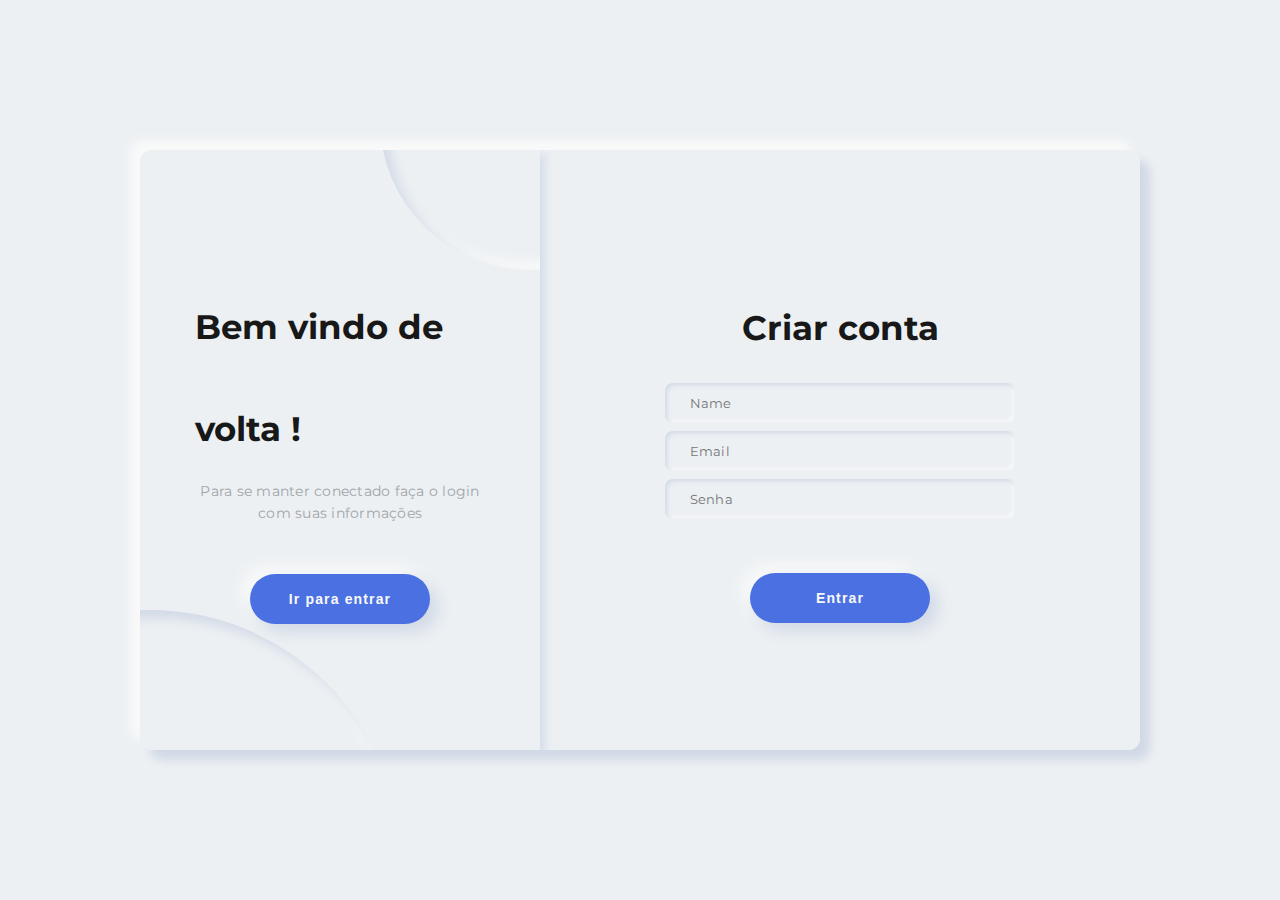
<file: index.html>
<!DOCTYPE html>
<html lang="es" dir="ltr">
  <head>          
    <meta name="viewport" content="width=device-width, user-scalable=no, initial-scale=1.0">
    <meta charset="utf-8">
    <link rel="stylesheet" type="text/css" href="style.css"><link href="https://fonts.googleapis.com/css2?family=Montserrat:wght@400;700;800&display=swap" rel="stylesheet">
  </head>
  <body>
    <div class="main">
      <div class="container a-container" id="a-container">
        <form class="form" id="a-form" method="post" action="signup.php">
          <h2 class="form_title title">Criar conta</h2>
          
          <input class="form__input" type="text" placeholder="Name" name ="usuario">
          <input class="form__input" type="text" placeholder="Email" name="email">
          <input class="form__input" type="password" placeholder="Senha" name="senha">
          <button class="form__button button switch-btn" type='submit' name ="signup">Entrar</button>
        </form>
      </div>
      <div class="container b-container" id="b-container">
        <form class="form" id="b-form" method="post" action="index.html">
          <h2 class="form_title title">Entrar no portal</h2>
          
          <input class="form__input" type="text" placeholder="Email" name = "email">
          <input class="form__input" type="password" placeholder="Senha" name = "senha"><a class="form__link">Esqueceu sua senha?</a>
          <button class="form__button button switch-btn" name = "signin">Entrar</button>
        </form>
      </div>
      <div class="switch" id="switch-cnt">
        <div class="switch__circle"></div>
        <div class="switch__circle switch__circle--t"></div>
        <div class="switch__container" id="switch-c1">
          <h2 class="switch__title title">Bem vindo de volta !</h2>
          <p class="switch__description description">Para se manter conectado faça o login com suas informações</p>
          <button class="switch__button button switch-btn">Ir para entrar</button>
        </div>
        <div class="switch__container is-hidden" id="switch-c2">
          <h2 class="switch__title title">Olá aluno !</h2>
          <p class="switch__description description">introduza seus dados para prosseguir</p>
          <button class="switch__button button switch-btn">Ir para entrar</button>
        </div>
      </div>
    </div>
  </body>
  <script  src="script.js"></script>
</html>
</file>
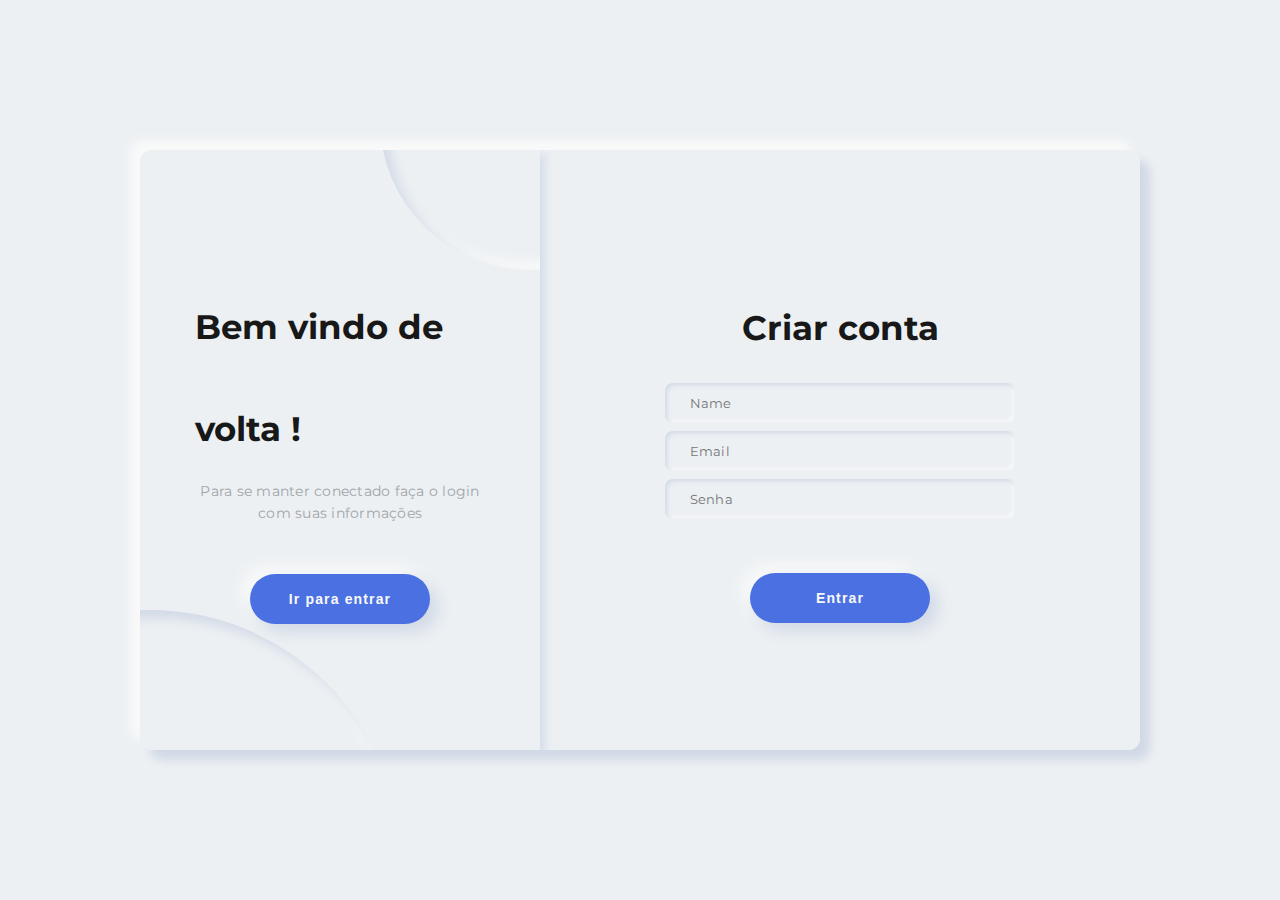
<file: SIGN UP & SIGN IN PAGE.html>
<!DOCTYPE html>
<html lang="en" >
<head>
  <meta charset="UTF-8">
  <title>Sign Up - Sign In</title>
  <link rel="stylesheet" href="SIGN UP & SIGN IN PAGE.css">
</head>
<body>
<!DOCTYPE html>
<html lang="es" dir="ltr">
  <head>          
    <meta name="viewport" content="width=device-width, user-scalable=no, initial-scale=1.0">
    <meta charset="utf-8">
    <link rel="stylesheet" type="text/css" href="SIGN UP & SIGN IN PAGE.css"><link href="https://fonts.googleapis.com/css2?family=Montserrat:wght@400;700;800&display=swap" rel="stylesheet">
  </head>
  <body>
    <div class="main">
      <div class="container a-container" id="a-container">
        <form class="form" id="a-form" method="post" action="signup.php">
          <h2 class="form_title title">Criar conta</h2>
          
          <input class="form__input" type="text" placeholder="Name" name ="usuario">
          <input class="form__input" type="text" placeholder="Email" name="email">
          <input class="form__input" type="password" placeholder="Senha" name="senha">
          <button class="form__button button switch-btn" type='submit' name ="signup">Entrar</button>
        </form>
      </div>
      <div class="container b-container" id="b-container">
        <form class="form" id="b-form" method="post" action="index.html">
          <h2 class="form_title title">Entrar no portal</h2>
          
          <input class="form__input" type="text" placeholder="Email" name = "email">
          <input class="form__input" type="password" placeholder="Senha" name = "senha"><a class="form__link">Esqueceu sua senha?</a>
          <button class="form__button button switch-btn" name = "signin">Entrar</button>
        </form>
      </div>
      <div class="switch" id="switch-cnt">
        <div class="switch__circle"></div>
        <div class="switch__circle switch__circle--t"></div>
        <div class="switch__container" id="switch-c1">
          <h2 class="switch__title title">Bem vindo de volta !</h2>
          <p class="switch__description description">Para se manter conectado faça o login com suas informações</p>
          <button class="switch__button button switch-btn">Ir para entrar</button>
        </div>
        <div class="switch__container is-hidden" id="switch-c2">
          <h2 class="switch__title title">Olá aluno !</h2>
          <p class="switch__description description">introduza seus dados para prosseguir</p>
          <button class="switch__button button switch-btn">Ir para entrar</button>
        </div>
      </div>
    </div>
  </body>
</html>
  <script  src="SIGN UP & SIGN IN PAGE.js"></script>
</body>
</html>
</file>
<file: style.css>
*, *::after, *::before {
  margin: 0;
  padding: 0;
  box-sizing: border-box;
  user-select: none;
}

body {
  width: 100%;
  height: 100vh;
  display: flex;
  justify-content: center;
  align-items: center;
  font-family: "Montserrat", sans-serif;
  font-size: 12px;
  background-color: #ecf0f3;
  color: #a0a5a8;
}

.main {
  position: relative;
  width: 1000px;
  min-width: 1000px;
  min-height: 600px;
  height: 600px;
  padding: 25px;
  background-color: #ecf0f3;
  box-shadow: 10px 10px 10px #d1d9e6, -10px -10px 10px #f9f9f9;
  border-radius: 12px;
  overflow: hidden;
}
@media (max-width: 1200px) {
  .main {
    transform: scale(0.7);
  }
}
@media (max-width: 1000px) {
  .main {
    transform: scale(0.6);
  }
}
@media (max-width: 800px) {
  .main {
    transform: scale(0.5);
  }
}
@media (max-width: 600px) {
  .main {
    transform: scale(0.4);
  }
}

.container {
  display: flex;
  justify-content: center;
  align-items: center;
  position: absolute;
  top: 0;
  width: 600px;
  height: 100%;
  padding: 25px;
  background-color: #ecf0f3;
  transition: 1.25s;
}

.form {
  display: flex;
  justify-content: center;
  align-items: center;
  flex-direction: column;
  width: 100%;
  height: 100%;
}
.form__icon {
  object-fit: contain;
  width: 30px;
  margin: 0 5px;
  opacity: 0.5;
  transition: 0.15s;
}
.form__icon:hover {
  opacity: 1;
  transition: 0.15s;
  cursor: pointer;
}
.form__input {
  width: 350px;
  height: 40px;
  margin: 4px 0;
  padding-left: 25px;
  font-size: 13px;
  letter-spacing: 0.15px;
  border: none;
  outline: none;
  font-family: "Montserrat", sans-serif;
  background-color: #ecf0f3;
  transition: 0.25s ease;
  border-radius: 8px;
  box-shadow: inset 2px 2px 4px #d1d9e6, inset -2px -2px 4px #f9f9f9;
}
.form__input:focus {
  box-shadow: inset 4px 4px 4px #d1d9e6, inset -4px -4px 4px #f9f9f9;
}
.form__span {
  margin-top: 30px;
  margin-bottom: 12px;
}
.form__link {
  color: #181818;
  font-size: 15px;
  margin-top: 25px;
  border-bottom: 1px solid #a0a5a8;
  line-height: 2;
}

.title {
  font-size: 34px;
  font-weight: 700;
  line-height: 3;
  color: #181818;
}

.description {
  font-size: 14px;
  letter-spacing: 0.25px;
  text-align: center;
  line-height: 1.6;
}

.button {
  width: 180px;
  height: 50px;
  border-radius: 25px;
  margin-top: 50px;
  font-weight: 700;
  font-size: 14px;
  letter-spacing: 1.15px;
  background-color: #4B70E2;
  color: #f9f9f9;
  box-shadow: 8px 8px 16px #d1d9e6, -8px -8px 16px #f9f9f9;
  border: none;
  outline: none;
}


.a-container {
  z-index: 100;
  left: calc(100% - 600px );
}

.b-container {
  left: calc(100% - 600px );
  z-index: 0;
}

.switch {
  display: flex;
  justify-content: center;
  align-items: center;
  position: absolute;
  top: 0;
  left: 0;
  height: 100%;
  width: 400px;
  padding: 50px;
  z-index: 200;
  transition: 1.25s;
  background-color: #ecf0f3;
  overflow: hidden;
  box-shadow: 4px 4px 10px #d1d9e6, -4px -4px 10px #f9f9f9;
}
.switch__circle {
  position: absolute;
  width: 500px;
  height: 500px;
  border-radius: 50%;
  background-color: #ecf0f3;
  box-shadow: inset 8px 8px 12px #d1d9e6, inset -8px -8px 12px #f9f9f9;
  bottom: -60%;
  left: -60%;
  transition: 1.25s;
}
.switch__circle--t {
  top: -30%;
  left: 60%;
  width: 300px;
  height: 300px;
}
.switch__container {
  display: flex;
  justify-content: center;
  align-items: center;
  flex-direction: column;
  position: absolute;
  width: 400px;
  padding: 50px 55px;
  transition: 1.25s;
}
.switch__button {
  cursor: pointer;
}
.switch__button:hover {
  box-shadow: 6px 6px 10px #d1d9e6, -6px -6px 10px #f9f9f9;
  transform: scale(0.985);
  transition: 0.25s;
}
.switch__button:active, .switch__button:focus {
  box-shadow: 2px 2px 6px #d1d9e6, -2px -2px 6px #f9f9f9;
  transform: scale(0.97);
  transition: 0.25s;
}

.is-txr {
  left: calc(100% - 400px );
  transition: 1.25s;
  transform-origin: left;
}

.is-txl {
  left: 0;
  transition: 1.25s;
  transform-origin: right;
}

.is-z200 {
  z-index: 200;
  transition: 1.25s;
}

.is-hidden {
  visibility: hidden;
  opacity: 0;
  position: absolute;
  transition: 1.25s;
}

.is-gx {
  animation: is-gx 1.25s;
}

@keyframes is-gx {
  0%, 10%, 100% {
    width: 400px;
  }
  30%, 50% {
    width: 500px;
  }
}
</file>
<file: SIGN UP & SIGN IN PAGE.css>
*, *::after, *::before {
  margin: 0;
  padding: 0;
  box-sizing: border-box;
  user-select: none;
}

body {
  width: 100%;
  height: 100vh;
  display: flex;
  justify-content: center;
  align-items: center;
  font-family: "Montserrat", sans-serif;
  font-size: 12px;
  background-color: #ecf0f3;
  color: #a0a5a8;
}

.main {
  position: relative;
  width: 1000px;
  min-width: 1000px;
  min-height: 600px;
  height: 600px;
  padding: 25px;
  background-color: #ecf0f3;
  box-shadow: 10px 10px 10px #d1d9e6, -10px -10px 10px #f9f9f9;
  border-radius: 12px;
  overflow: hidden;
}
@media (max-width: 1200px) {
  .main {
    transform: scale(0.7);
  }
}
@media (max-width: 1000px) {
  .main {
    transform: scale(0.6);
  }
}
@media (max-width: 800px) {
  .main {
    transform: scale(0.5);
  }
}
@media (max-width: 600px) {
  .main {
    transform: scale(0.4);
  }
}

.container {
  display: flex;
  justify-content: center;
  align-items: center;
  position: absolute;
  top: 0;
  width: 600px;
  height: 100%;
  padding: 25px;
  background-color: #ecf0f3;
  transition: 1.25s;
}

.form {
  display: flex;
  justify-content: center;
  align-items: center;
  flex-direction: column;
  width: 100%;
  height: 100%;
}
.form__icon {
  object-fit: contain;
  width: 30px;
  margin: 0 5px;
  opacity: 0.5;
  transition: 0.15s;
}
.form__icon:hover {
  opacity: 1;
  transition: 0.15s;
  cursor: pointer;
}
.form__input {
  width: 350px;
  height: 40px;
  margin: 4px 0;
  padding-left: 25px;
  font-size: 13px;
  letter-spacing: 0.15px;
  border: none;
  outline: none;
  font-family: "Montserrat", sans-serif;
  background-color: #ecf0f3;
  transition: 0.25s ease;
  border-radius: 8px;
  box-shadow: inset 2px 2px 4px #d1d9e6, inset -2px -2px 4px #f9f9f9;
}
.form__input:focus {
  box-shadow: inset 4px 4px 4px #d1d9e6, inset -4px -4px 4px #f9f9f9;
}
.form__span {
  margin-top: 30px;
  margin-bottom: 12px;
}
.form__link {
  color: #181818;
  font-size: 15px;
  margin-top: 25px;
  border-bottom: 1px solid #a0a5a8;
  line-height: 2;
}

.title {
  font-size: 34px;
  font-weight: 700;
  line-height: 3;
  color: #181818;
}

.description {
  font-size: 14px;
  letter-spacing: 0.25px;
  text-align: center;
  line-height: 1.6;
}

.button {
  width: 180px;
  height: 50px;
  border-radius: 25px;
  margin-top: 50px;
  font-weight: 700;
  font-size: 14px;
  letter-spacing: 1.15px;
  background-color: #4B70E2;
  color: #f9f9f9;
  box-shadow: 8px 8px 16px #d1d9e6, -8px -8px 16px #f9f9f9;
  border: none;
  outline: none;
}


.a-container {
  z-index: 100;
  left: calc(100% - 600px );
}

.b-container {
  left: calc(100% - 600px );
  z-index: 0;
}

.switch {
  display: flex;
  justify-content: center;
  align-items: center;
  position: absolute;
  top: 0;
  left: 0;
  height: 100%;
  width: 400px;
  padding: 50px;
  z-index: 200;
  transition: 1.25s;
  background-color: #ecf0f3;
  overflow: hidden;
  box-shadow: 4px 4px 10px #d1d9e6, -4px -4px 10px #f9f9f9;
}
.switch__circle {
  position: absolute;
  width: 500px;
  height: 500px;
  border-radius: 50%;
  background-color: #ecf0f3;
  box-shadow: inset 8px 8px 12px #d1d9e6, inset -8px -8px 12px #f9f9f9;
  bottom: -60%;
  left: -60%;
  transition: 1.25s;
}
.switch__circle--t {
  top: -30%;
  left: 60%;
  width: 300px;
  height: 300px;
}
.switch__container {
  display: flex;
  justify-content: center;
  align-items: center;
  flex-direction: column;
  position: absolute;
  width: 400px;
  padding: 50px 55px;
  transition: 1.25s;
}
.switch__button {
  cursor: pointer;
}
.switch__button:hover {
  box-shadow: 6px 6px 10px #d1d9e6, -6px -6px 10px #f9f9f9;
  transform: scale(0.985);
  transition: 0.25s;
}
.switch__button:active, .switch__button:focus {
  box-shadow: 2px 2px 6px #d1d9e6, -2px -2px 6px #f9f9f9;
  transform: scale(0.97);
  transition: 0.25s;
}

.is-txr {
  left: calc(100% - 400px );
  transition: 1.25s;
  transform-origin: left;
}

.is-txl {
  left: 0;
  transition: 1.25s;
  transform-origin: right;
}

.is-z200 {
  z-index: 200;
  transition: 1.25s;
}

.is-hidden {
  visibility: hidden;
  opacity: 0;
  position: absolute;
  transition: 1.25s;
}

.is-gx {
  animation: is-gx 1.25s;
}

@keyframes is-gx {
  0%, 10%, 100% {
    width: 400px;
  }
  30%, 50% {
    width: 500px;
  }
}
</file>
